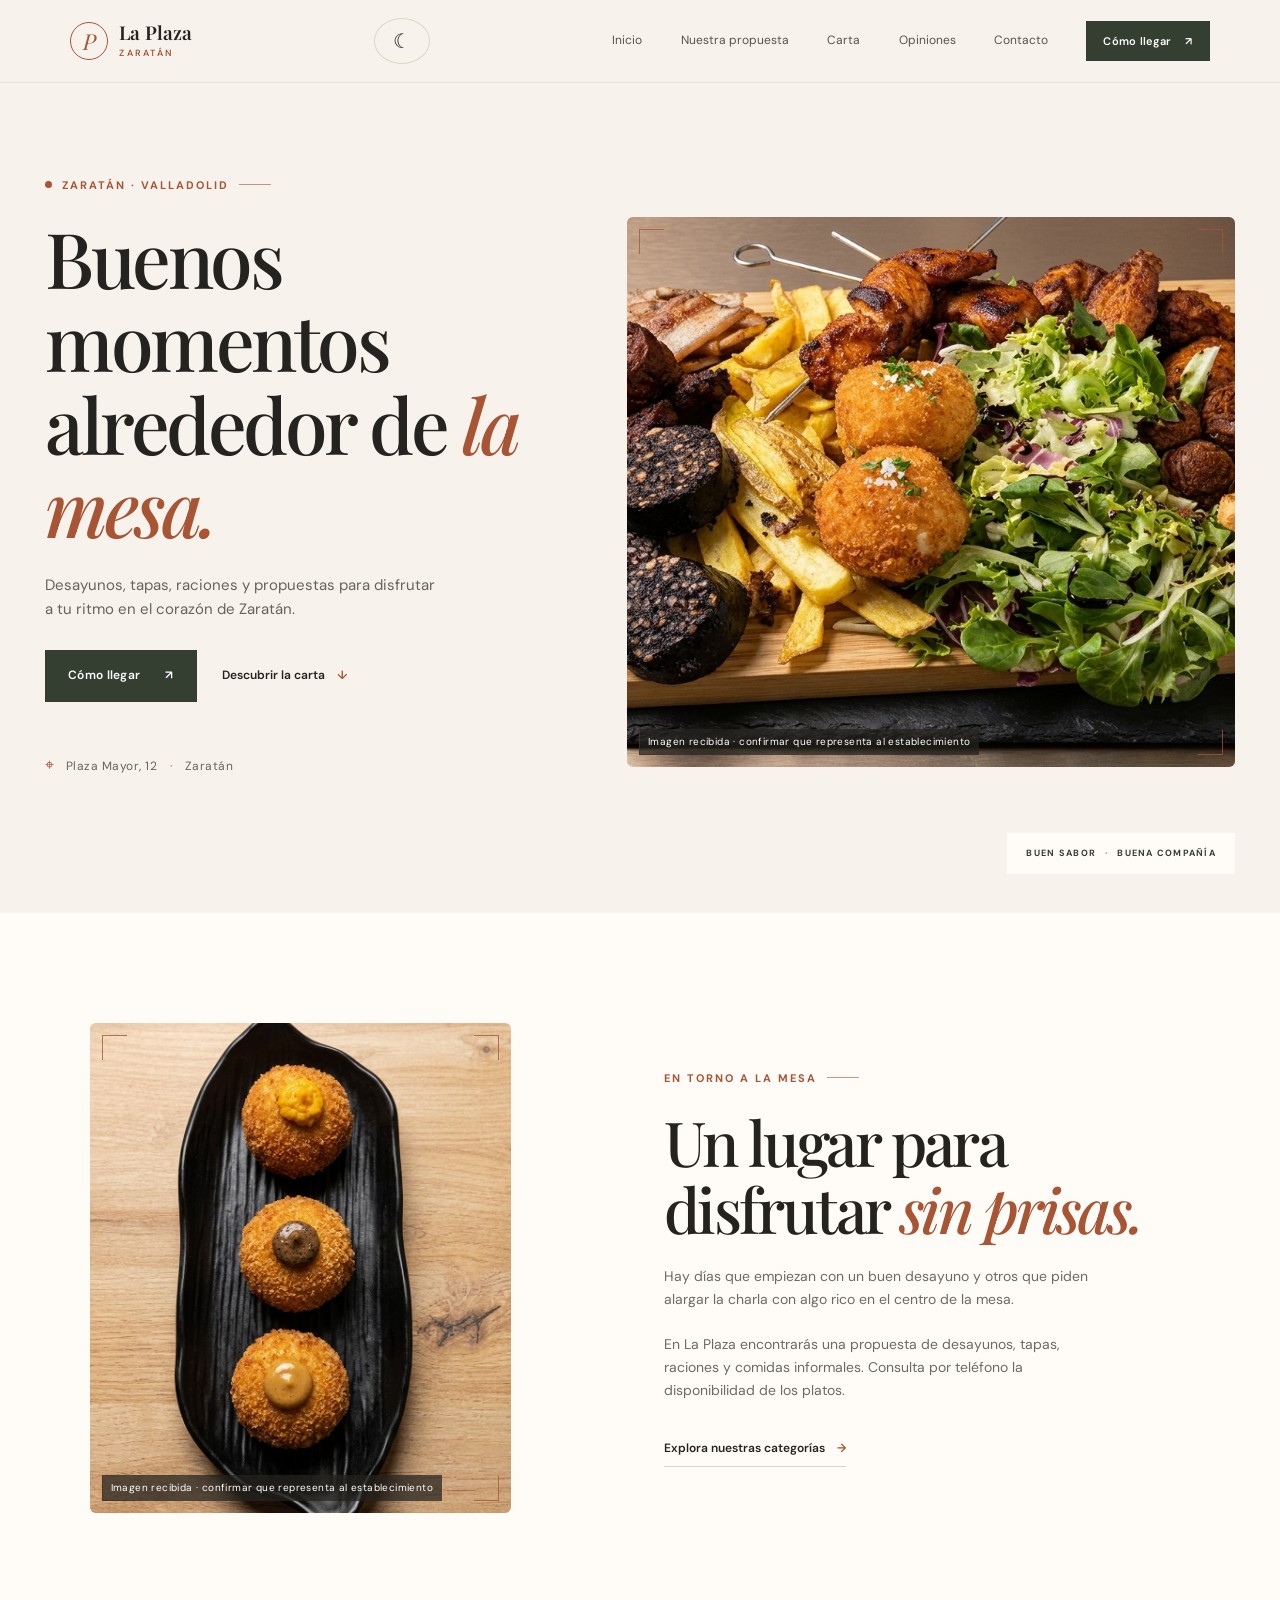
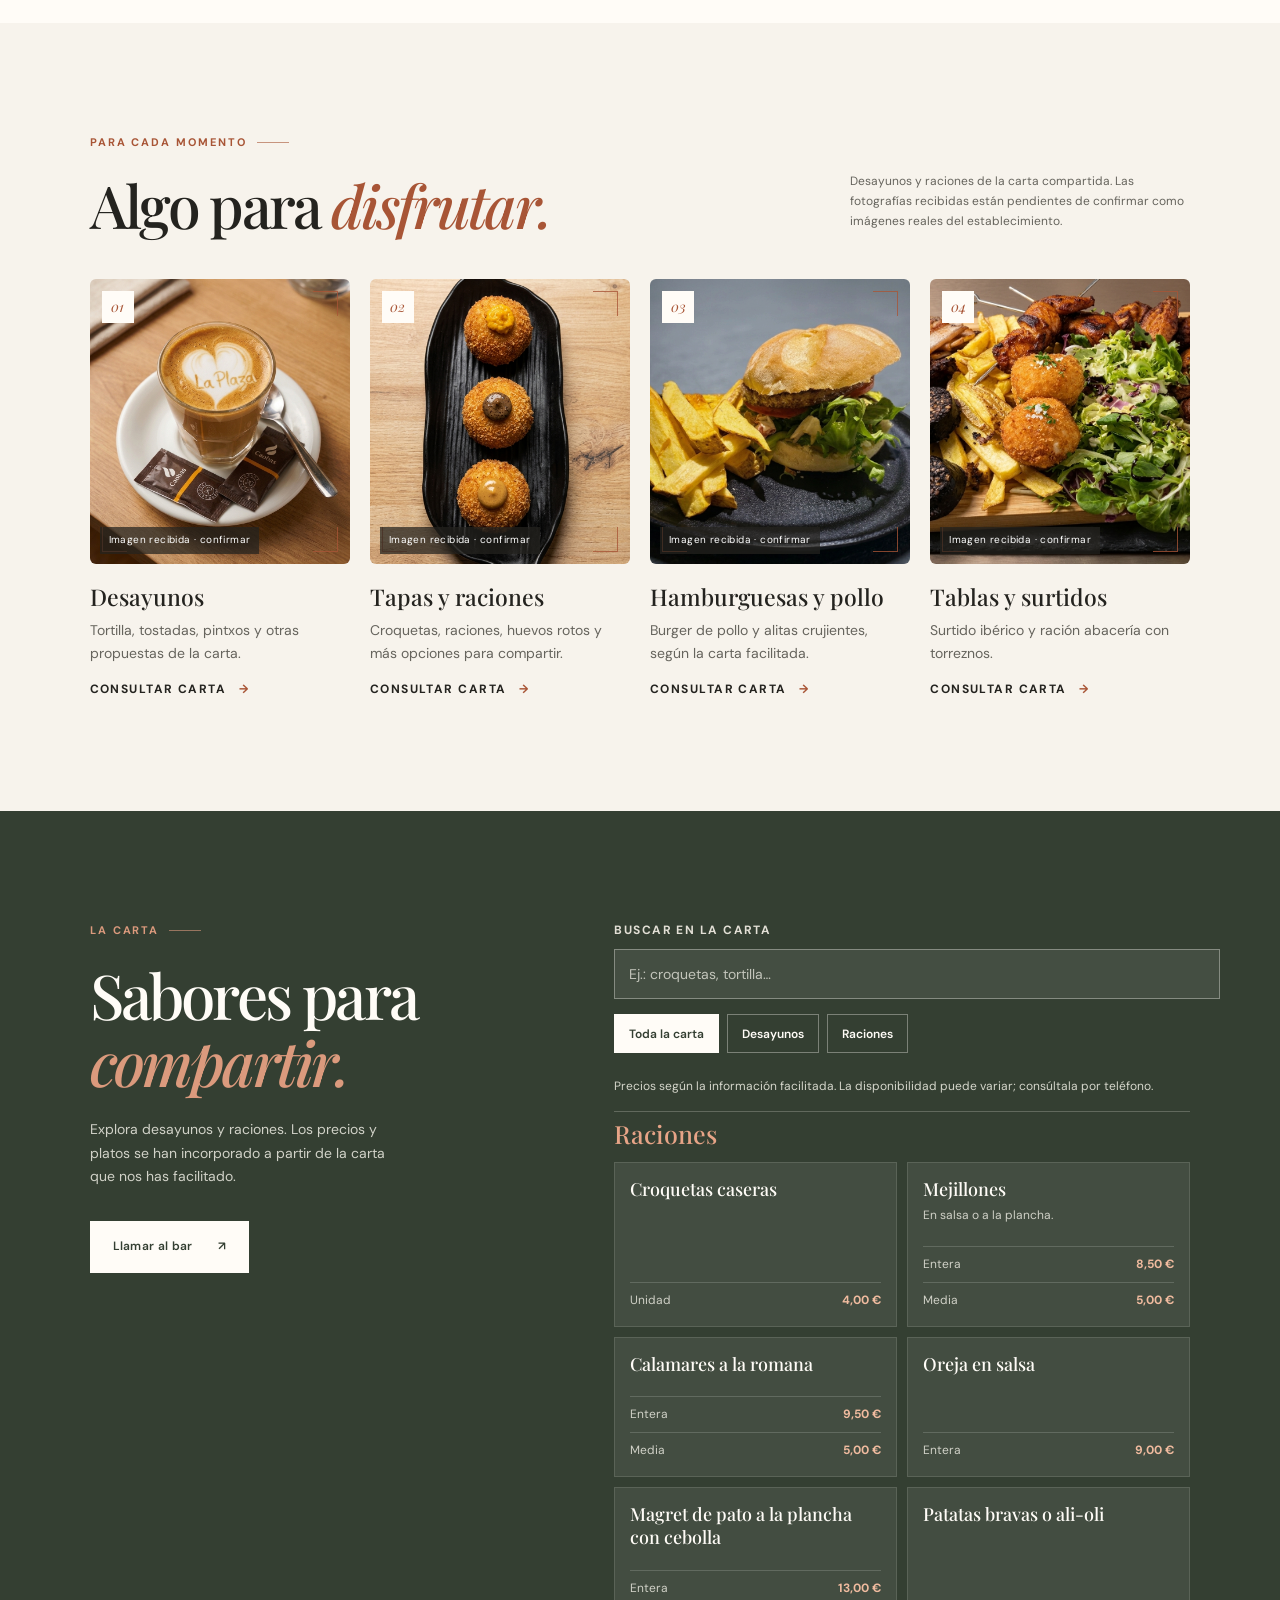
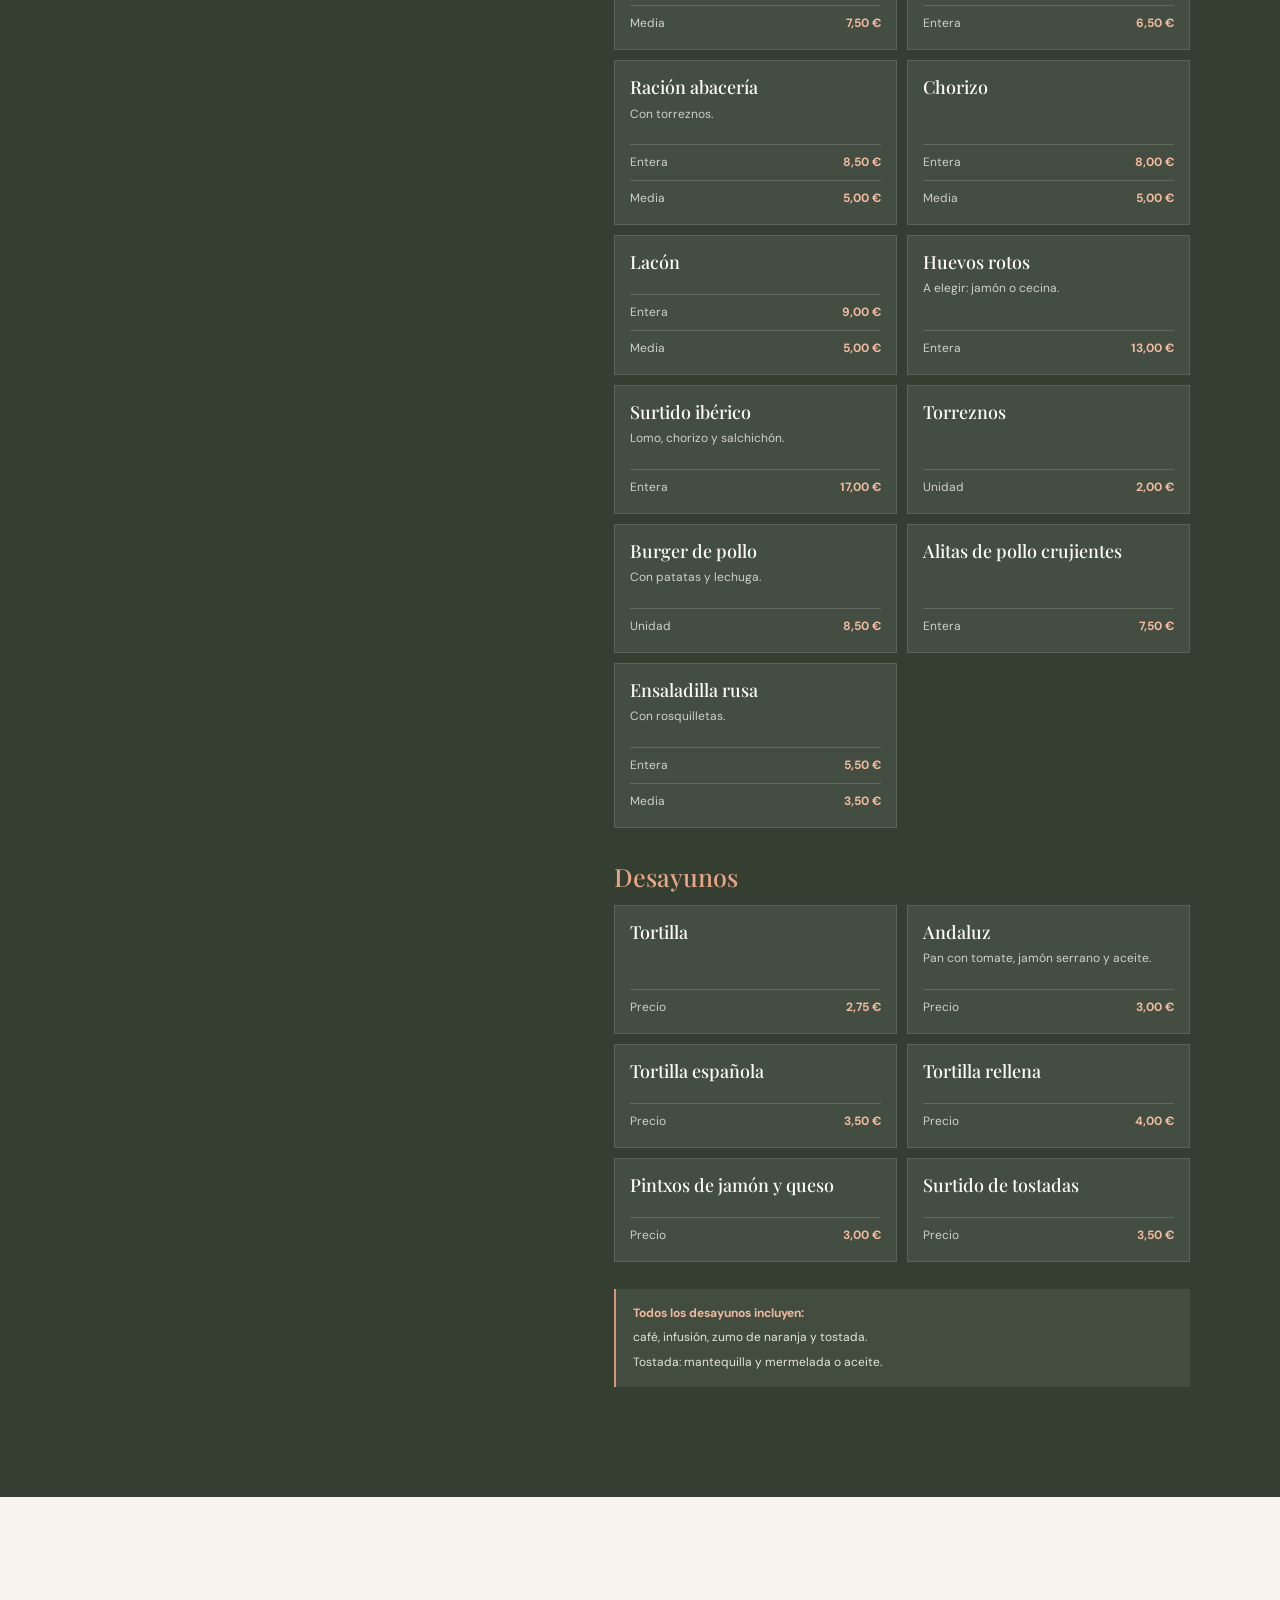
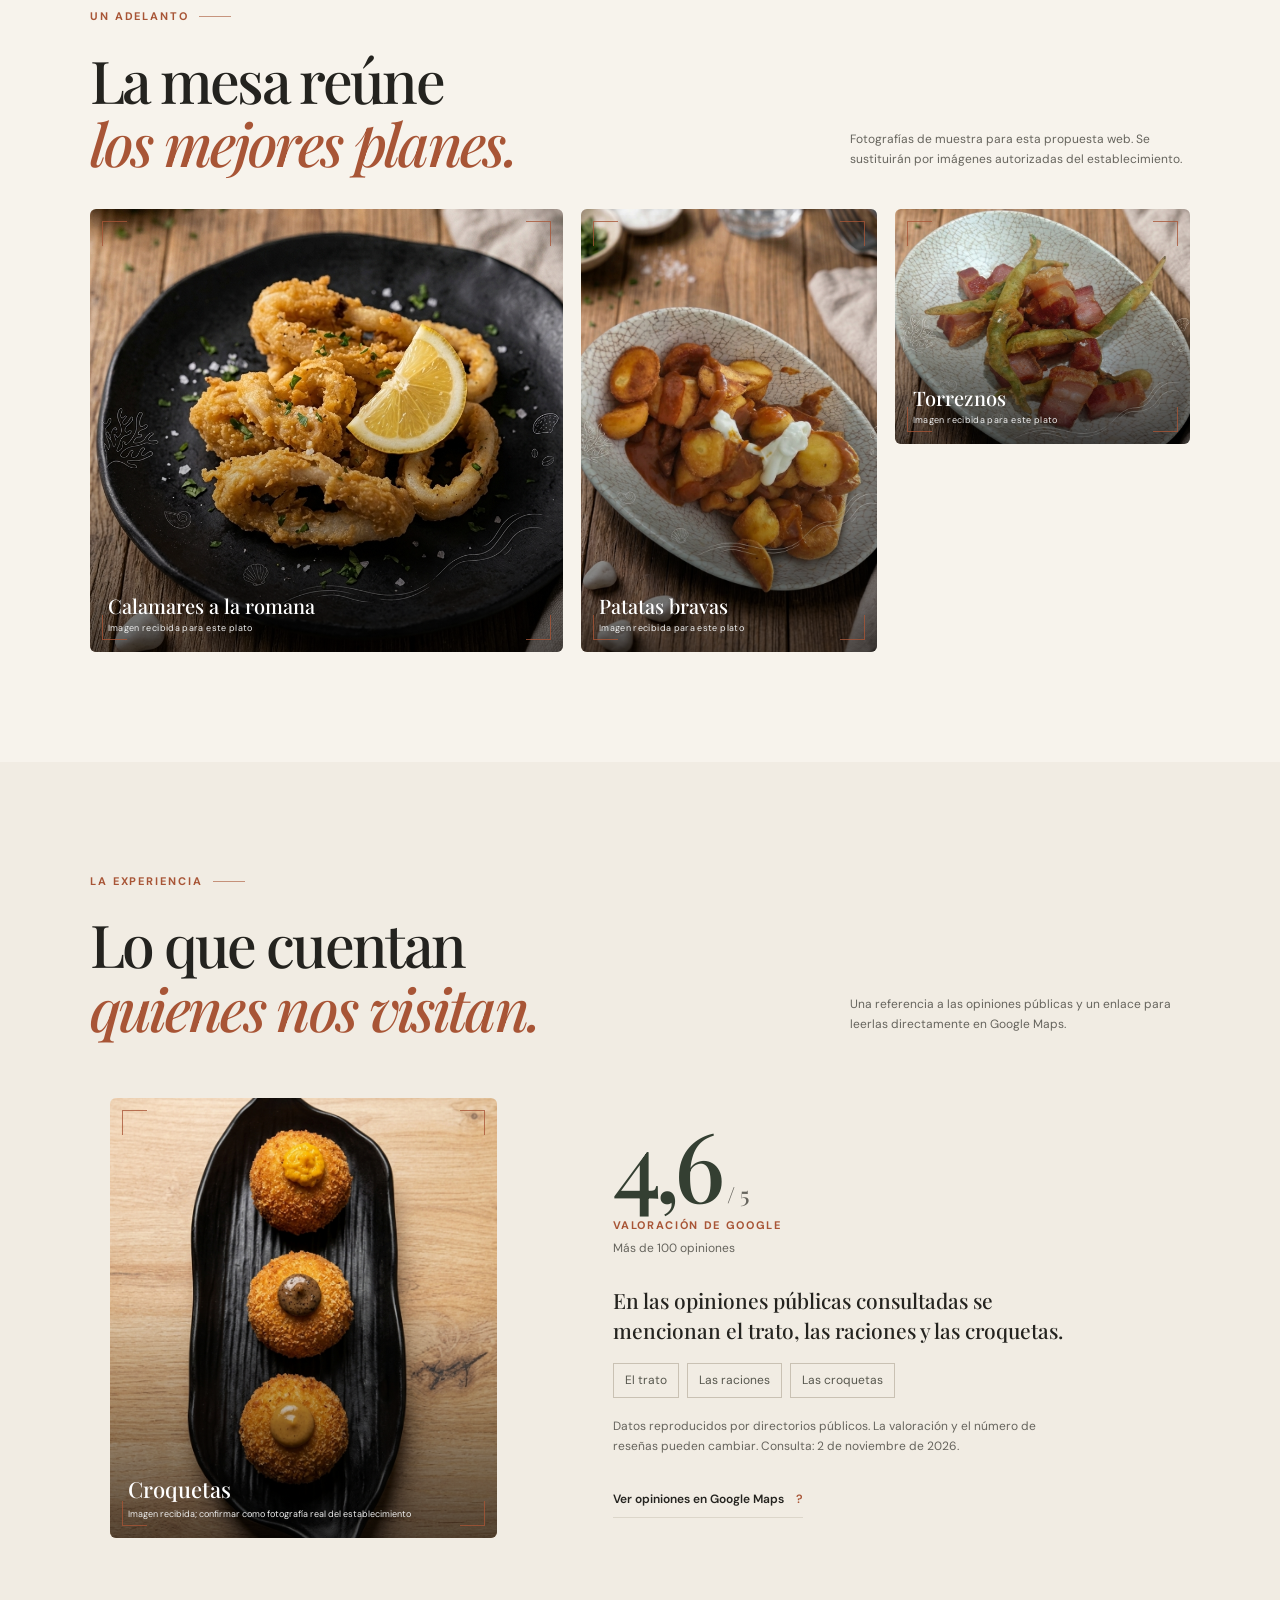
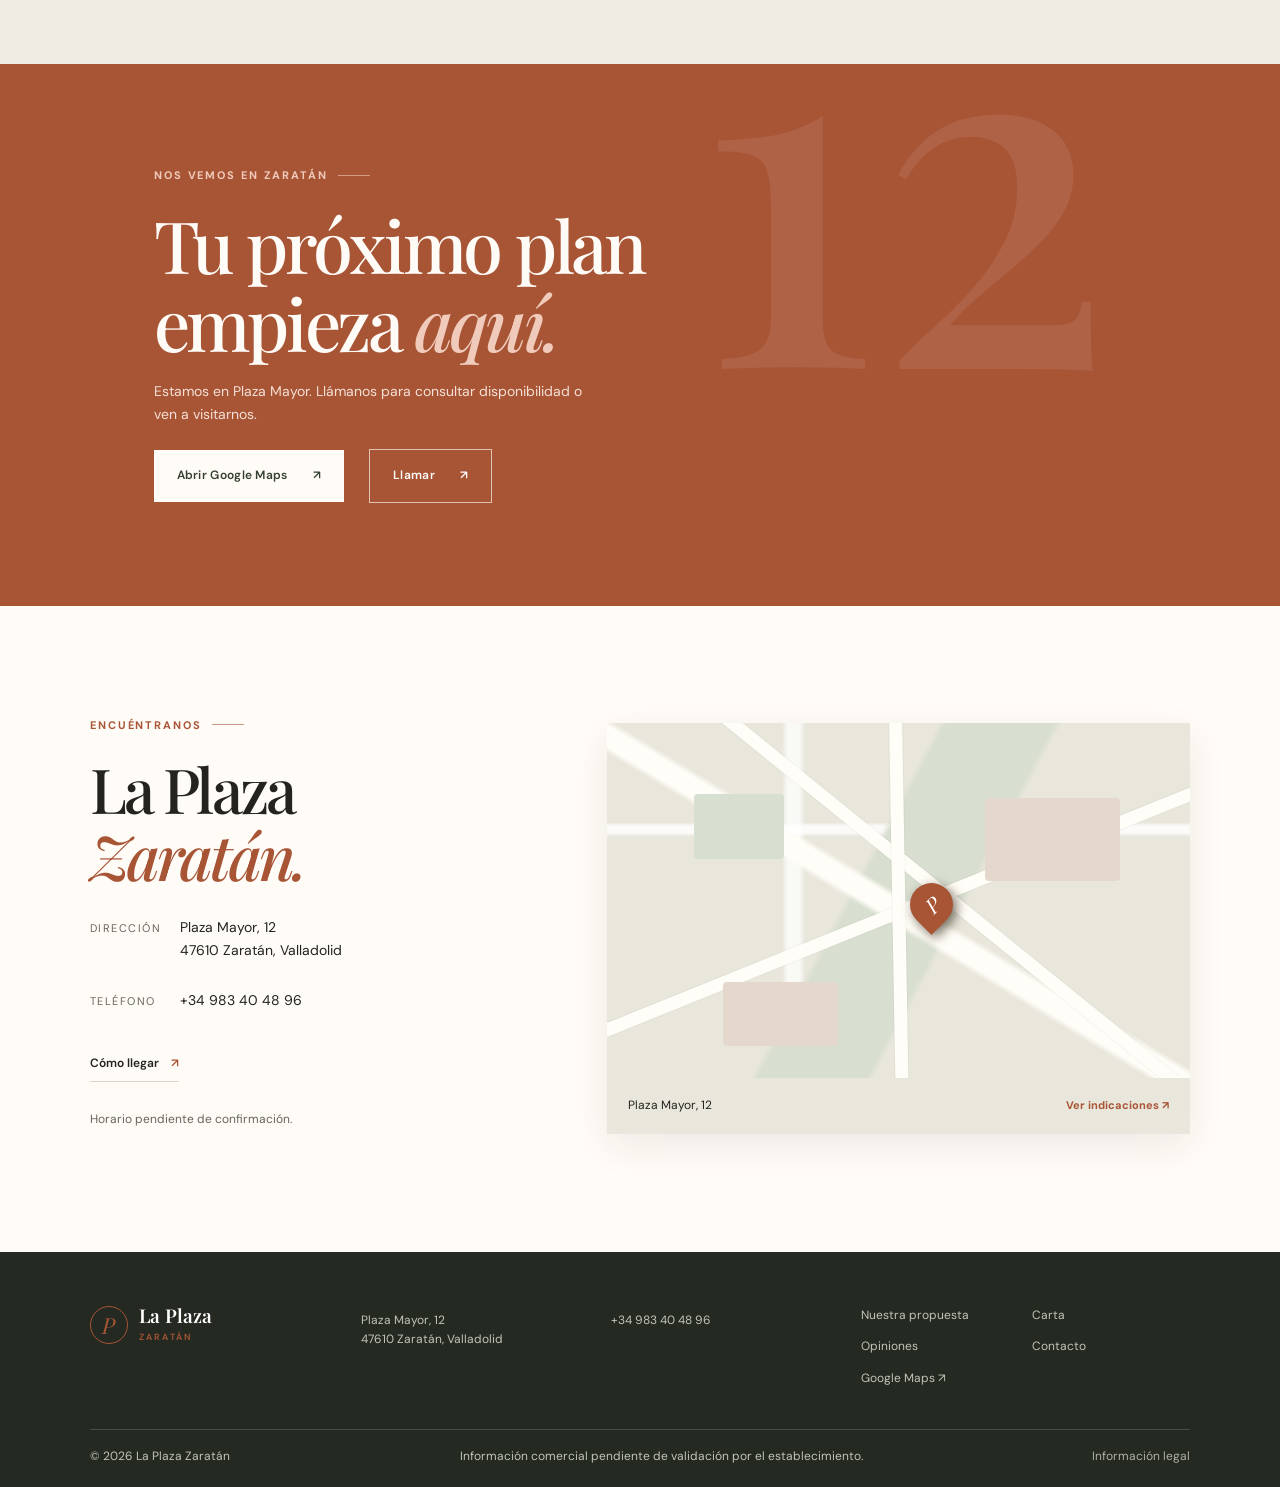
<file: index.html>
<!doctype html>
<html lang="es">
<head>
  <meta charset="utf-8">
  <meta name="viewport" content="width=device-width, initial-scale=1">
  <meta name="theme-color" content="#f7f3ec">
  <meta name="description" content="Desayunos, tapas, raciones y comidas informales en La Plaza Zaratán, en Plaza Mayor, 12. Consulta cómo llegar o llama al establecimiento.">
  <meta property="og:type" content="website">
  <meta property="og:title" content="La Plaza Zaratán · Buenos momentos alrededor de la mesa">
  <meta property="og:description" content="Desayunos, tapas, raciones y comidas informales en Zaratán, Valladolid.">
  <meta property="og:site_name" content="La Plaza Zaratán">
  <meta property="og:locale" content="es_ES">
  <title>La Plaza Zaratán Bar en Zaratán, Valladolid</title>
  <script>
    try {
      if (localStorage.getItem("plaza-zaratan-theme") === "dark") {
        document.documentElement.dataset.theme = "dark";
        const themeColor = document.querySelector('meta[name="theme-color"]');
        if (themeColor) themeColor.content = "#1d221e";
      }
    } catch {}
  </script>
  <link rel="icon" href="assets/icons/favicon.svg" type="image/svg+xml">
  <link rel="stylesheet" href="css/styles.css">
  <link rel="preconnect" href="https://fonts.googleapis.com">
  <link rel="preconnect" href="https://fonts.gstatic.com" crossorigin>
  <link href="https://fonts.googleapis.com/css2?family=DM+Sans:wght@400;500;600;700&family=Playfair+Display:ital,wght@0,500;0,600;0,700;1,500;1,600&display=swap" rel="stylesheet">
  <script src="js/config.js" defer></script>
  <script src="js/menu.js" defer></script>
  <script src="js/main.js" defer></script>
</head>
<body>
  <a class="skip-link" href="#contenido">Saltar al contenido</a>
  <header class="site-header">
    <a class="brand" href="#inicio" aria-label="La Plaza Zaratán, inicio"><span class="brand-mark" aria-hidden="true">P</span><span>La Plaza <small>ZARATÁN</small></span></a>
    <button class="theme-toggle" type="button" aria-label="Activar modo oscuro" aria-pressed="false" title="Activar modo oscuro"><span aria-hidden="true">&#9790;</span></button>
    <button class="menu-toggle" type="button" aria-expanded="false" aria-controls="primary-nav"><span class="menu-icon" aria-hidden="true"></span><span class="sr-only">Abrir menú</span></button>
    <nav id="primary-nav" class="primary-nav" aria-label="Navegación principal">
      <a href="#inicio">Inicio</a><a href="#propuesta">Nuestra propuesta</a><a href="#carta">Carta</a><a href="#opiniones">Opiniones</a><a href="#contacto">Contacto</a>
      <a class="button button-small nav-cta" data-maps href="https://maps.app.goo.gl/gjkBaA8sBipwwfZt8" target="_blank" rel="noopener">Cómo llegar <span aria-hidden="true">↗</span></a>
    </nav>
  </header>
  <main id="contenido">
    <section class="hero" id="inicio" aria-labelledby="hero-title">
      <div class="hero-copy"><p class="eyebrow"><span class="eyebrow-dot"></span>Zaratán · Valladolid</p>
        <h1 id="hero-title">Buenos momentos<br>alrededor de <em>la mesa.</em></h1>
        <p class="hero-intro">Desayunos, tapas, raciones y propuestas para disfrutar a tu ritmo en el corazón de Zaratán.</p>
        <div class="hero-actions"><a class="button" data-maps href="https://maps.app.goo.gl/gjkBaA8sBipwwfZt8" target="_blank" rel="noopener">Cómo llegar <span aria-hidden="true">↗</span></a><a class="text-link" href="#carta">Descubrir la carta <span aria-hidden="true">↓</span></a></div>
        <p class="hero-address"><span aria-hidden="true">⌖</span> Plaza Mayor, 12 <span class="dot-separator">·</span> Zaratán</p>
      </div>
      <div class="hero-image image-frame"><img src="assets/images/tabla-abaceria.jpg" alt="Tabla variada para compartir; imagen de referencia pendiente de confirmar" fetchpriority="high" decoding="async" width="1488" height="713"><span class="image-note">Imagen recibida · confirmar que representa al establecimiento</span></div>
      <div class="hero-stamp" aria-hidden="true"><span>BUEN SABOR</span><b>·</b><span>BUENA COMPAÑÍA</span></div>
    </section>
    <section class="intro section-pad" id="propuesta" aria-labelledby="intro-title">
      <div class="intro-image image-frame"><img src="assets/images/croquetas.jpg" alt="Croquetas servidas; imagen de referencia pendiente de confirmar" loading="lazy" decoding="async" width="896" height="1167"><span class="image-note">Imagen recibida · confirmar que representa al establecimiento</span></div>
      <div class="intro-copy"><p class="eyebrow">En torno a la mesa</p><h2 id="intro-title">Un lugar para<br>disfrutar <em>sin prisas.</em></h2><p>Hay días que empiezan con un buen desayuno y otros que piden alargar la charla con algo rico en el centro de la mesa.</p><p>En La Plaza encontrarás una propuesta de desayunos, tapas, raciones y comidas informales. Consulta por teléfono la disponibilidad de los platos.</p><a class="text-link underline-link" href="#carta">Explora nuestras categorías <span aria-hidden="true">→</span></a></div>
    </section>
    <section class="specialties section-pad" aria-labelledby="specialties-title">
      <div class="section-heading"><div><p class="eyebrow">Para cada momento</p><h2 id="specialties-title">Algo para <em>disfrutar.</em></h2></div><p>Desayunos y raciones de la carta compartida. Las fotografías recibidas están pendientes de confirmar como imágenes reales del establecimiento.</p></div>
      <div class="specialty-grid" id="specialty-grid"></div><noscript><p>La carta y las especialidades requieren JavaScript. Para consultar platos y disponibilidad, llama al <a href="tel:+34983404896">+34 983 40 48 96</a>.</p></noscript>
    </section>
    <section class="menu-section section-pad" id="carta" aria-labelledby="menu-title">
      <div class="menu-heading"><p class="eyebrow">La carta</p><h2 id="menu-title">Sabores para<br><em>compartir.</em></h2><p>Explora desayunos y raciones. Los precios y platos se han incorporado a partir de la carta que nos has facilitado.</p><a class="button button-light" data-phone href="tel:+34983404896">Llamar al bar <span aria-hidden="true">↗</span></a></div>
      <div class="menu-list-wrap">
        <div class="menu-tools"><label class="menu-search-label" for="menu-search">Buscar en la carta</label><input id="menu-search" class="menu-search" type="search" placeholder="Ej.: croquetas, tortilla…" autocomplete="off"><p id="menu-result-count" class="sr-only" role="status" aria-live="polite"></p><div class="menu-filters" role="group" aria-label="Filtrar carta"><button class="menu-filter is-active" type="button" data-filter="Todos" aria-pressed="true">Toda la carta</button><button class="menu-filter" type="button" data-filter="Desayunos" aria-pressed="false">Desayunos</button><button class="menu-filter" type="button" data-filter="Raciones" aria-pressed="false">Raciones</button></div></div>
        <p class="menu-disclaimer">Precios según la información facilitada. La disponibilidad puede variar; consúltala por teléfono.</p><div id="menu-list" class="menu-list"></div><noscript><p>La carta interactiva requiere JavaScript. Para consultar platos y disponibilidad, llama al <a href="tel:+34983404896">+34 983 40 48 96</a>.</p></noscript>
        <p class="breakfast-note"><strong>Todos los desayunos incluyen:</strong> café, infusión, zumo de naranja y tostada.<span>Tostada: mantequilla y mermelada o aceite.</span></p>
      </div>
    </section>
    <section class="gallery section-pad" aria-labelledby="gallery-title">
      <div class="section-heading gallery-heading"><div><p class="eyebrow">Un adelanto</p><h2 id="gallery-title">La mesa reúne<br><em>los mejores planes.</em></h2></div><p>Fotografías de muestra para esta propuesta web. Se sustituirán por imágenes autorizadas del establecimiento.</p></div>
      <div class="gallery-grid">
        <figure class="image-frame gallery-large"><img src="assets/images/calamares-romana.jpg" alt="Calamares a la romana, imagen recibida para este plato" loading="lazy" decoding="async" width="864" height="1208"><figcaption>Calamares a la romana <small>Imagen recibida para este plato</small></figcaption></figure>
        <figure class="image-frame gallery-tall"><img src="assets/images/patatas-bravas.jpg" alt="Patatas bravas, imagen recibida para este plato" loading="lazy" decoding="async" width="864" height="1208"><figcaption>Patatas bravas <small>Imagen recibida para este plato</small></figcaption></figure>
        <figure class="image-frame gallery-small"><img src="assets/images/torreznos.jpg" alt="Torreznos, imagen recibida para este plato" loading="lazy" decoding="async" width="864" height="1208"><figcaption>Torreznos <small>Imagen recibida para este plato</small></figcaption></figure>
      </div>
    </section>
    <section class="reviews section-pad" id="opiniones" aria-labelledby="reviews-title">
      <div class="section-heading reviews-heading"><div><p class="eyebrow">La experiencia</p><h2 id="reviews-title">Lo que cuentan<br><em>quienes nos visitan.</em></h2></div><p>Una referencia a las opiniones públicas y un enlace para leerlas directamente en Google Maps.</p></div>
      <div class="reviews-layout">
        <figure class="image-frame reviews-photo"><img src="assets/images/croquetas.jpg" alt="Croquetas, uno de los platos que aparece mencionado en reseñas públicas; imagen recibida" loading="lazy" decoding="async" width="896" height="1167"><figcaption>Croquetas <small>Imagen recibida; confirmar como fotografía real del establecimiento</small></figcaption></figure>
        <div class="reviews-content">
          <div class="review-score" role="group" aria-label="Valoración de Google: 4,6 sobre 5 y más de 100 opiniones"><span class="score-number" data-review-rating>4,6</span><span class="score-scale">/ 5</span><span class="score-label">Valoración de Google</span><span class="score-count" data-review-count>Más de 100 opiniones</span></div>
          <p class="reviews-summary">En las opiniones públicas consultadas se mencionan el trato, las raciones y las croquetas.</p>
          <ul class="review-topics" id="review-topics" aria-label="Temas mencionados en opiniones públicas"><li>El trato</li><li>Las raciones</li><li>Las croquetas</li></ul>
          <p class="review-source" data-review-source>Datos reproducidos por directorios públicos. La valoración y el número de reseñas pueden cambiar. Consulta: 2 de noviembre de 2026.</p>
          <a class="text-link underline-link" data-maps href="https://maps.app.goo.gl/gjkBaA8sBipwwfZt8" target="_blank" rel="noopener">Ver opiniones en Google Maps <span aria-hidden="true">?</span></a>
        </div>
      </div>
    </section>
    <section class="visit" aria-labelledby="visit-title"><div class="visit-inner"><p class="eyebrow">Nos vemos en Zaratán</p><h2 id="visit-title">Tu próximo plan<br>empieza <em>aquí.</em></h2><p>Estamos en Plaza Mayor. Llámanos para consultar disponibilidad o ven a visitarnos.</p><div class="hero-actions"><a class="button button-light" data-maps href="https://maps.app.goo.gl/gjkBaA8sBipwwfZt8" target="_blank" rel="noopener">Abrir Google Maps <span aria-hidden="true">↗</span></a><a class="button button-outline-light" data-phone href="tel:+34983404896">Llamar <span aria-hidden="true">↗</span></a></div></div><div class="visit-number" aria-hidden="true">12</div></section>
    <section class="contact section-pad" id="contacto" aria-labelledby="contact-title"><div class="contact-copy"><p class="eyebrow">Encuéntranos</p><h2 id="contact-title">La Plaza<br><em>Zaratán.</em></h2><div class="contact-detail"><span class="detail-label">Dirección</span><a data-address data-maps href="https://maps.app.goo.gl/gjkBaA8sBipwwfZt8" target="_blank" rel="noopener">Plaza Mayor, 12<br>47610 Zaratán, Valladolid</a></div><div class="contact-detail"><span class="detail-label">Teléfono</span><a data-phone href="tel:+34983404896">+34 983 40 48 96</a></div><a class="text-link underline-link" data-maps href="https://maps.app.goo.gl/gjkBaA8sBipwwfZt8" target="_blank" rel="noopener">Cómo llegar <span aria-hidden="true">↗</span></a><p class="hours-note">Horario pendiente de confirmación.</p></div><a class="map-card" data-maps href="https://maps.app.goo.gl/gjkBaA8sBipwwfZt8" target="_blank" rel="noopener" aria-label="Abrir ubicación de La Plaza Zaratán en Google Maps"><div class="map-art" aria-hidden="true"><span class="map-street street-one"></span><span class="map-street street-two"></span><span class="map-street street-three"></span><span class="map-block block-one"></span><span class="map-block block-two"></span><span class="map-block block-three"></span><span class="map-pin">P</span></div><span class="map-caption">Plaza Mayor, 12 <b>Ver indicaciones ↗</b></span></a></section>
  </main>
  <footer class="site-footer"><div class="footer-main"><a class="brand footer-brand" href="#inicio"><span class="brand-mark" aria-hidden="true">P</span><span>La Plaza <small>ZARATÁN</small></span></a><p>Plaza Mayor, 12<br>47610 Zaratán, Valladolid</p><a class="footer-phone" data-phone href="tel:+34983404896">+34 983 40 48 96</a><nav aria-label="Navegación de pie"><a href="#propuesta">Nuestra propuesta</a><a href="#carta">Carta</a><a href="#opiniones">Opiniones</a><a href="#contacto">Contacto</a><a data-maps href="https://maps.app.goo.gl/gjkBaA8sBipwwfZt8" target="_blank" rel="noopener">Google Maps ↗</a></nav></div><div class="footer-bottom"><span>© <span id="year"></span> La Plaza Zaratán</span><span>Información comercial pendiente de validación por el establecimiento.</span><a href="legal.html">Información legal</a></div></footer>
</body>
</html>
</file>
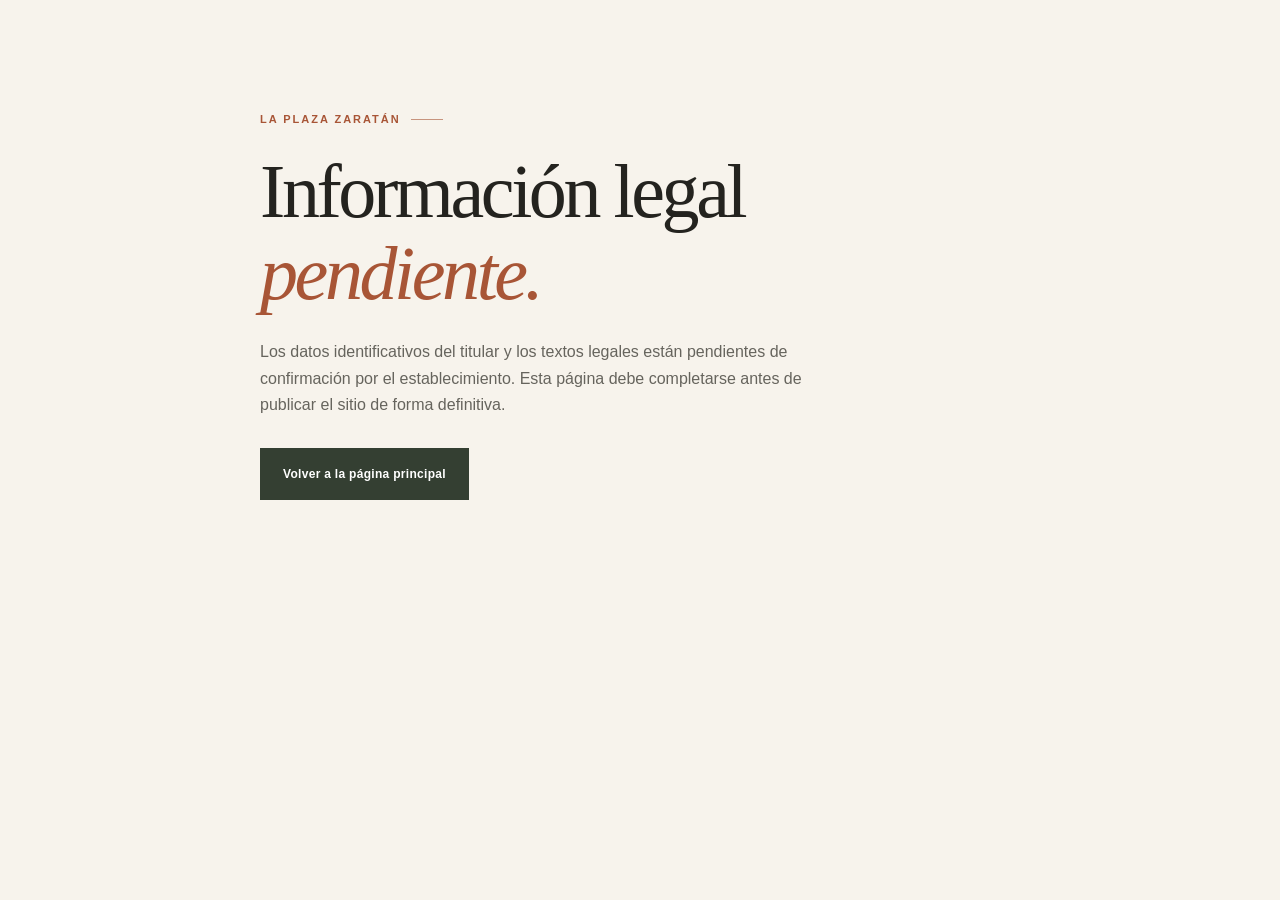
<file: legal.html>
<!doctype html><html lang="es"><head><meta charset="utf-8"><meta name="viewport" content="width=device-width,initial-scale=1"><meta name="robots" content="noindex"><title>Información legal pendiente · La Plaza Zaratán</title><link rel="stylesheet" href="css/styles.css"></head><body><a class="skip-link" href="#contenido">Saltar al contenido</a><main class="legal-page" id="contenido"><p class="eyebrow">La Plaza Zaratán</p><h1>Información legal<br><em>pendiente.</em></h1><p>Los datos identificativos del titular y los textos legales están pendientes de confirmación por el establecimiento. Esta página debe completarse antes de publicar el sitio de forma definitiva.</p><a class="button" href="index.html">Volver a la página principal</a></main></body></html>
</file>
<file: css/styles.css>
:root {
  --cream:#f7f3ec;
  --paper:#fffcf7;
  --olive:#343f32;
  --ink:#24231f;
  --terra:#a85536;
  --muted:#66645d;
  --line:#dcd6ca;
  --serif:'Playfair Display',Georgia,serif;
  --sans:'DM Sans',Arial,sans-serif;
  --content:1240px;
}
:root[data-theme="dark"] {
  color-scheme:dark;
  --cream:#1d221e;
  --paper:#292f29;
  --olive:#121812;
  --ink:#f0ede5;
  --terra:#b96848;
  --muted:#c2beb3;
  --line:#454b43;
}
* {
  box-sizing:border-box;
}
*,*::before,*::after {
  box-sizing:inherit;
}
html {
  scroll-behavior:smooth;
  scroll-padding-top:86px;
}
body {
  margin:0;
  background:var(--cream);
  color:var(--ink);
  font-family:var(--sans);
  font-size:16px;
  line-height:1.65;
}
img {
  display:block;
  width:100%;
  height:100%;
  object-fit:cover;
}
a {
  color:inherit;
}
.sr-only {
  position:absolute;
  width:1px;
  height:1px;
  padding:0;
  margin:-1px;
  overflow:hidden;
  clip:rect(0,0,0,0);
  white-space:nowrap;
  border:0;
}
.skip-link {
  position:fixed;
  z-index:20;
  top:8px;
  left:8px;
  padding:10px 16px;
  background:var(--olive);
  color:#fff;
  transform:translateY(-150%);
}
.skip-link:focus {
  transform:none;
}
:focus-visible {
  outline:3px solid var(--terra);
  outline-offset:4px;
}
.site-header {
  height:82px;
  padding:0 max(5.5vw,24px);
  display:flex;
  align-items:center;
  justify-content:space-between;
  background:var(--cream);
  position:sticky;
  top:0;
  z-index:10;
  border-bottom:1px solid rgba(52,63,50,.09);
}
.brand {
  display:flex;
  gap:11px;
  align-items:center;
  text-decoration:none;
  font-family:var(--serif);
  font-size:19px;
  font-weight:600;
  line-height:1.05;
}
.brand small {
  display:block;
  font:600 9px var(--sans);
  letter-spacing:.25em;
  margin-top:5px;
  color:var(--terra);
}
.brand-mark {
  width:36px;
  height:36px;
  border:1px solid var(--terra);
  border-radius:50%;
  display:grid;
  place-items:center;
  color:var(--terra);
  font:italic 22px var(--serif);
}
.primary-nav {
  display:flex;
  align-items:center;
  gap:clamp(20px,3vw,42px);
}
.primary-nav>a:not(.button) {
  font-size:12px;
  text-decoration:none;
  color:#55534d;
  transition:color .2s;
}
.primary-nav>a:not(.button):hover,.text-link:hover {
  color:var(--terra);
}
.button {
  min-height:52px;
  padding:0 23px;
  background:var(--olive);
  color:white;
  text-decoration:none;
  display:inline-flex;
  justify-content:center;
  align-items:center;
  gap:25px;
  font-size:12px;
  font-weight:600;
  letter-spacing:.025em;
  transition:background .2s,transform .2s;
}
.button:hover {
  background:#495848;
  transform:translateY(-2px);
}
.button-small {
  min-height:40px;
  padding:0 17px;
  font-size:11px;
  gap:14px;
}
.theme-toggle {
  width:42px;
  height:42px;
  flex:0 0 42px;
  display:grid;
  place-items:center;
  border:1px solid var(--line);
  border-radius:50%;
  background:transparent;
  color:var(--ink);
  cursor:pointer;
  font:20px/1 var(--sans);
  transition:background .2s,color .2s,border-color .2s;
}
.theme-toggle:hover {
  background:var(--paper);
  border-color:var(--terra);
}
.theme-toggle span {
  line-height:1;
}
.menu-toggle {
  display:none;
}
.hero {
  max-width:var(--content);
  margin:auto;
  min-height:670px;
  padding:74px 45px 86px;
  display:grid;
  grid-template-columns:.92fr 1.08fr;
  align-items:center;
  gap:5vw;
  position:relative;
}
.hero-copy {
  padding:0 0 30px;
  z-index:1;
}
.eyebrow {
  text-transform:uppercase;
  letter-spacing:.18em;
  font-size:11px;
  font-weight:700;
  color:var(--terra);
  margin:0 0 22px;
  display:flex;
  align-items:center;
  gap:10px;
}
.eyebrow::after {
  content:"";
  display:block;
  width:32px;
  height:1px;
  flex:0 0 32px;
  background:currentColor;
  opacity:.6;
}
.eyebrow-dot {
  width:7px;
  height:7px;
  border-radius:50%;
  background:var(--terra);
}
h1,h2 {
  font-family:var(--serif);
  font-weight:500;
  letter-spacing:-.045em;
  line-height:1.08;
  margin:0;
}
h1 {
  font-size:clamp(49px,6vw,79px);
}
h1 em,h2 em {
  font-weight:500;
  color:var(--terra);
}
.hero-intro {
  max-width:390px;
  margin:25px 0 28px;
  color:#65635c;
  font-size:15px;
}
.hero-actions {
  display:flex;
  gap:25px;
  align-items:center;
  flex-wrap:wrap;
}
.text-link {
  font-size:12px;
  font-weight:600;
  text-decoration:none;
  transition:color .2s;
}
.text-link span {
  margin-left:9px;
  color:var(--terra);
}
.hero-address {
  margin:50px 0 0;
  color:var(--muted);
  font-size:12px;
  letter-spacing:.04em;
}
.hero-address span:first-child {
  color:var(--terra);
  font-size:16px;
  margin-right:8px;
}
.dot-separator {
  padding:0 9px;
  color:var(--terra);
}
.image-frame {
  position:relative;
  overflow:hidden;
  background:#e1d7c8;
  border-radius:6px;
}
.image-note,
.specialty-number,
.gallery-grid figcaption,
.reviews-photo figcaption {
  z-index:3;
}
.image-frame::before {
  content:"";
  position:absolute;
  z-index:2;
  inset:12px;
  pointer-events:none;
  opacity:.78;
  background:
    linear-gradient(var(--terra),var(--terra)) left top / 25px 1px no-repeat,
    linear-gradient(var(--terra),var(--terra)) left top / 1px 25px no-repeat,
    linear-gradient(var(--terra),var(--terra)) right top / 25px 1px no-repeat,
    linear-gradient(var(--terra),var(--terra)) right top / 1px 25px no-repeat,
    linear-gradient(var(--terra),var(--terra)) left bottom / 25px 1px no-repeat,
    linear-gradient(var(--terra),var(--terra)) left bottom / 1px 25px no-repeat,
    linear-gradient(var(--terra),var(--terra)) right bottom / 25px 1px no-repeat,
    linear-gradient(var(--terra),var(--terra)) right bottom / 1px 25px no-repeat;
}
.hero-image {
  height:min(550px,49vw);
  min-height:430px;
}
.hero-image img {
  object-position:center;
}
.image-note {
  position:absolute;
  bottom:12px;
  left:12px;
  padding:5px 9px;
  background:rgba(36,35,31,.72);
  color:white;
  font-size:10px;
  letter-spacing:.04em;
}
.hero-stamp {
  position:absolute;
  bottom:39px;
  right:45px;
  background:var(--paper);
  padding:13px 19px;
  display:flex;
  gap:9px;
  align-items:center;
  font-size:9px;
  font-weight:700;
  letter-spacing:.14em;
  color:var(--olive);
}
.hero-stamp b {
  color:var(--terra);
}
.section-pad {
  padding:110px max(7vw,28px);
}
.intro {
  background:var(--paper);
  display:grid;
  grid-template-columns:minmax(270px,.8fr) 1fr;
  align-items:center;
  gap:12vw;
}
.intro-image {
  height:490px;
  max-width:430px;
  justify-self:center;
  width:100%;
}
.intro-copy {
  max-width:500px;
}
.intro-copy h2,.section-heading h2,.menu-heading h2,.contact h2 {
  font-size:clamp(43px,5vw,62px);
}
.intro-copy>p:not(.eyebrow) {
  font-size:14px;
  color:#6d6a63;
  max-width:430px;
  margin:22px 0;
}
.underline-link {
  display:inline-block;
  margin-top:15px;
  padding-bottom:7px;
  border-bottom:1px solid var(--line);
}
.specialties {
  max-width:1440px;
  margin:auto;
}
.section-heading {
  display:flex;
  align-items:end;
  justify-content:space-between;
  gap:40px;
  margin-bottom:42px;
}
.section-heading h2 {
  font-size:clamp(42px,5vw,59px);
}
.section-heading>p {
  max-width:340px;
  margin:0 0 5px;
  color:var(--muted);
  font-size:12px;
}
.specialty-grid {
  display:grid;
  grid-template-columns:repeat(4,1fr);
  gap:20px;
}
.specialty-card {
  min-width:0;
}
.specialty-photo {
  height:285px;
  position:relative;
}
.specialty-photo img {
  transition:transform .5s;
}
.specialty-card:hover .specialty-photo img {
  transform:scale(1.04);
}
.specialty-number {
  position:absolute;
  top:12px;
  left:12px;
  background:var(--paper);
  width:32px;
  height:32px;
  display:grid;
  place-items:center;
  font:italic 14px var(--serif);
  color:var(--terra);
}
.specialty-card h3 {
  font:500 23px var(--serif);
  margin:17px 0 7px;
}
.specialty-card p {
  font-size:14px;
  color:var(--muted);
  min-height:38px;
  margin:0 0 10px;
}
.specialty-card a {
  font-size:12px;
  text-transform:uppercase;
  letter-spacing:.12em;
  font-weight:700;
  text-decoration:none;
}
.specialty-card a span {
  color:var(--terra);
  margin-left:8px;
}
.menu-section {
  background:var(--olive);
  color:var(--paper);
  display:grid;
  grid-template-columns:.8fr 1.2fr;
  gap:11vw;
}
.menu-heading .eyebrow {
  color:#db9a7d;
}
.menu-heading h2 em {
  color:#db9a7d;
}
.menu-heading>p:not(.eyebrow) {
  max-width:300px;
  color:#d1d2c8;
  font-size:14px;
  margin:23px 0;
}
.button-light {
  background:var(--paper);
  color:var(--olive);
}
.button-light:hover {
  background:#eee9de;
}
.menu-heading .button {
  margin-top:10px;
}
.menu-disclaimer {
  font-size:12px;
  color:#d5d6cb;
  border-bottom:1px solid rgba(255,252,247,.22);
  padding-bottom:14px;
  margin:0 0 5px;
}
.gallery {
  max-width:1440px;
  margin:auto;
}
.gallery-heading {
  margin-bottom:34px;
}
.gallery-grid {
  display:grid;
  grid-template-columns:1.2fr .75fr .75fr;
  grid-template-rows:235px 190px;
  gap:18px;
}
.gallery-grid figure {
  margin:0;
  position:relative;
}
.gallery-large {
  grid-row:span 2;
}
.gallery-tall {
  grid-row:span 2;
}
.gallery-grid figure:after {
  content:"";
  position:absolute;
  inset:40% 0 0;
  background:linear-gradient(transparent,rgba(0,0,0,.62));
}
.gallery-grid figcaption {
  position:absolute;
  z-index:1;
  bottom:18px;
  left:18px;
  color:white;
  font:500 20px var(--serif);
}
.gallery-grid figcaption small {
  display:block;
  font:9px var(--sans);
  letter-spacing:.04em;
  margin-top:3px;
  color:#eee;
}
.visit {
  min-height:390px;
  background:var(--terra);
  color:var(--paper);
  padding:76px max(12vw,40px);
  position:relative;
  overflow:hidden;
  display:flex;
  align-items:center;
}
.visit-inner {
  position:relative;
  z-index:1;
}
.visit .eyebrow {
  color:#f0cbbb;
}
.visit h2 {
  font-size:clamp(48px,6vw,72px);
}
.visit h2 em {
  color:#f0cbbb;
}
.visit-inner>p:not(.eyebrow) {
  color:#f4e0d6;
  font-size:14px;
  max-width:430px;
  margin:18px 0 23px;
}
.button-outline-light {
  border:1px solid rgba(255,252,247,.65);
  background:transparent;
}
.button-outline-light:hover {
  background:rgba(255,255,255,.1);
}
.visit-number {
  position:absolute;
  right:13%;
  top:-110px;
  font:500 480px/.9 var(--serif);
  color:rgba(255,252,247,.08);
}
.contact {
  display:grid;
  grid-template-columns:.8fr 1.2fr;
  gap:10vw;
  align-items:center;
  background:var(--paper);
}
.contact-detail {
  display:grid;
  grid-template-columns:90px 1fr;
  margin:26px 0;
  align-items:start;
}
.detail-label {
  font-size:11px;
  text-transform:uppercase;
  letter-spacing:.14em;
  color:var(--muted);
  padding-top:3px;
}
.contact-detail a {
  font-size:14px;
  text-decoration:none;
  line-height:1.7;
}
.contact-detail a:hover {
  color:var(--terra);
}
.hours-note {
  font-size:12px;
  color:var(--muted);
  margin-top:28px;
}
.map-card {
  display:block;
  text-decoration:none;
  background:#e9e6dc;
  box-shadow:0 12px 35px rgba(36,35,31,.08);
}
.map-art {
  height:355px;
  position:relative;
  overflow:hidden;
  background-color:#e9e6dc;
  background-image:linear-gradient(31deg,transparent 46%,#fffdf7 47%,#fffdf7 50%,transparent 51%),linear-gradient(118deg,transparent 43%,#d8dfd0 44%,#d8dfd0 58%,transparent 59%),linear-gradient(90deg,transparent 30%,rgba(255,255,255,.75) 31%,rgba(255,255,255,.75) 33%,transparent 34%),linear-gradient(0deg,transparent 68%,rgba(255,255,255,.8) 69%,rgba(255,255,255,.8) 71%,transparent 72%);
}
.map-street {
  position:absolute;
  background:#fffdf7;
  height:13px;
  width:130%;
  left:-10%;
  transform:rotate(-22deg);
  top:48%;
  box-shadow:0 0 0 1px rgba(52,63,50,.04);
}
.street-two {
  transform:rotate(39deg);
  top:36%;
  left:-15%;
}
.street-three {
  transform:rotate(89deg);
  top:50%;
  left:0;
  width:100%;
}
.map-block {
  position:absolute;
  width:90px;
  height:65px;
  background:#d7dfd0;
  left:15%;
  top:20%;
  border-radius:4px;
}
.block-two {
  left:auto;
  right:12%;
  top:21%;
  width:135px;
  height:83px;
  background:#e3d8cb;
}
.block-three {
  left:20%;
  top:auto;
  bottom:9%;
  width:115px;
  height:64px;
  background:#e3d8cb;
}
.map-pin {
  position:absolute;
  top:45%;
  left:52%;
  width:43px;
  height:43px;
  border-radius:50% 50% 50% 0;
  transform:rotate(-45deg);
  background:var(--terra);
  color:white;
  display:grid;
  place-items:center;
  box-shadow:0 5px 12px #746c5e;
  font:italic 21px var(--serif);
}
.map-caption {
  display:flex;
  justify-content:space-between;
  padding:18px 21px;
  font-size:12px;
}
.map-caption b {
  color:var(--terra);
  font-size:11px;
}
.site-footer {
  background:#242a22;
  color:#efeee8;
  padding:54px max(7vw,28px) 20px;
}
.footer-main {
  display:grid;
  grid-template-columns:1.1fr 1fr 1fr 1.5fr;
  gap:30px;
  align-items:start;
  padding-bottom:40px;
}
.footer-brand {
  color:white;
  align-self:start;
}
.footer-main>p,.footer-phone {
  font-size:12px;
  color:#c2c4b9;
  margin:5px 0;
  text-decoration:none;
}
.footer-main nav {
  display:grid;
  grid-template-columns:1fr 1fr;
  gap:12px;
}
.footer-main nav a {
  font-size:12px;
  color:#c2c4b9;
  text-decoration:none;
}
.footer-main nav a:hover,.footer-phone:hover {
  color:#e2a086;
}
.footer-bottom {
  border-top:1px solid rgba(255,255,255,.16);
  padding-top:17px;
  display:flex;
  justify-content:space-between;
  gap:15px;
  color:#c2c4b9;
  font-size:12px;
}
.footer-bottom a {
  color:#aeb0a5;
  text-decoration:none;
}
.footer-bottom a:hover {
  color:#fff;
}
@media(max-width:760px) {
  .site-header {
    height:72px;
    padding:0 24px;
  }
  .menu-toggle {
    display:flex;
    width:44px;
    height:44px;
    border:0;
    background:transparent;
    align-items:center;
    justify-content:center;
    color:var(--ink);
    cursor:pointer;
  }
  .menu-icon,.menu-icon:before,.menu-icon:after {
    width:21px;
    height:1.5px;
    background:currentColor;
    display:block;
    position:relative;
    transition:transform .2s;
  }
  .menu-icon:before,.menu-icon:after {
    content:"";
    position:absolute;
    left:0;
  }
  .menu-icon:before {
    top:-7px;
  }
  .menu-icon:after {
    top:7px;
  }
  .menu-toggle[aria-expanded=true] .menu-icon {
    background:transparent;
  }
  .menu-toggle[aria-expanded=true] .menu-icon:before {
    top:0;
    transform:rotate(45deg);
  }
  .menu-toggle[aria-expanded=true] .menu-icon:after {
    top:0;
    transform:rotate(-45deg);
  }
  .primary-nav {
    position:absolute;
    top:72px;
    left:0;
    right:0;
    background:var(--paper);
    padding:10px 22px 24px;
    display:none;
    align-items:stretch;
    gap:0;
    box-shadow:0 12px 16px rgba(36,35,31,.08);
  }
  .primary-nav.is-open {
    display:flex;
    flex-direction:column;
  }
  .primary-nav>a:not(.button) {
    padding:13px 0;
    border-bottom:1px solid var(--line);
    font-size:13px;
  }
  .primary-nav .nav-cta {
    margin-top:15px;
  }
}
@media(max-width:900px) {
  .hero {
    padding-inline:30px;
    gap:4vw;
    min-height:590px;
  }
  .hero-image {
    min-height:380px;
  }
  .section-pad {
    padding:85px 6vw;
  }
  .intro {
    gap:8vw;
  }
  .specialty-grid {
    grid-template-columns:repeat(2,1fr);
    row-gap:30px;
  }
  .specialty-photo {
    height:300px;
  }
  .menu-section {
    gap:7vw;
  }
  .footer-main {
    grid-template-columns:1fr 1fr;
  }
  .gallery-grid {
    grid-template-rows:220px 170px;
  }
}
@media(max-width:640px) {
  html {
    scroll-padding-top:70px;
  }
  .site-header {
    height:68px;
    padding:0 20px;
  }
  .brand {
    font-size:17px;
  }
  .brand-mark {
    width:32px;
    height:32px;
  }
  .menu-toggle {
    display:flex;
    width:44px;
    height:44px;
    border:0;
    background:transparent;
    align-items:center;
    justify-content:center;
    color:var(--ink);
    cursor:pointer;
  }
  .menu-icon,.menu-icon:before,.menu-icon:after {
    width:21px;
    height:1.5px;
    background:currentColor;
    display:block;
    position:relative;
    transition:transform .2s;
  }
  .menu-icon:before,.menu-icon:after {
    content:"";
    position:absolute;
    left:0;
  }
  .menu-icon:before {
    top:-7px;
  }
  .menu-icon:after {
    top:7px;
  }
  .menu-toggle[aria-expanded=true] .menu-icon {
    background:transparent;
  }
  .menu-toggle[aria-expanded=true] .menu-icon:before {
    top:0;
    transform:rotate(45deg);
  }
  .menu-toggle[aria-expanded=true] .menu-icon:after {
    top:0;
    transform:rotate(-45deg);
  }
  .primary-nav {
    position:absolute;
    top:68px;
    left:0;
    right:0;
    background:var(--paper);
    padding:10px 22px 24px;
    display:none;
    align-items:stretch;
    gap:0;
    box-shadow:0 12px 16px rgba(36,35,31,.08);
  }
  .primary-nav.is-open {
    display:flex;
    flex-direction:column;
  }
  .primary-nav>a:not(.button) {
    padding:13px 0;
    border-bottom:1px solid var(--line);
    font-size:13px;
  }
  .primary-nav .nav-cta {
    margin-top:15px;
  }
  .hero {
    display:flex;
    flex-direction:column;
    align-items:stretch;
    padding:55px 22px 56px;
    gap:25px;
    min-height:0;
  }
  .hero-copy {
    padding:0;
  }
  .eyebrow {
    font-size:11px;
    margin-bottom:17px;
  }
  .hero h1 {
    font-size:clamp(45px,12vw,63px);
  }
  .hero-intro {
    font-size:13px;
    margin:19px 0 22px;
  }
  .hero-actions {
    gap:18px;
  }
  .button {
    min-height:49px;
    padding:0 18px;
    gap:16px;
  }
  .hero-address {
    margin-top:28px;
  }
  .hero-image {
    height:370px;
    min-height:0;
  }
  .hero-stamp {
    bottom:35px;
    right:22px;
    padding:10px 13px;
    font-size:9px;
  }
  .section-pad {
    padding:70px 22px;
  }
  .intro {
    display:flex;
    flex-direction:column;
    gap:38px;
    align-items:stretch;
  }
  .intro-image {
    height:370px;
    max-width:none;
    width:88%;
    margin-right:auto;
  }
  .intro-copy h2,.section-heading h2,.menu-heading h2,.contact h2 {
    font-size:46px;
  }
  .intro-copy>p:not(.eyebrow) {
    font-size:14px;
  }
  .section-heading {
    display:block;
    margin-bottom:28px;
  }
  .section-heading>p {
    margin-top:15px;
  }
  .specialty-grid {
    gap:28px 14px;
  }
  .specialty-photo {
    height:220px;
  }
  .specialty-card h3 {
    font-size:20px;
    margin-top:12px;
  }
  .specialty-card p {
    font-size:12px;
    min-height:52px;
  }
  .menu-section {
    display:block;
  }
  .menu-list-wrap {
    margin-top:42px;
  }
  .gallery-grid {
    grid-template-columns:1fr 1fr;
    grid-template-rows:220px 220px 170px;
    gap:12px;
  }
  .gallery-large {
    grid-column:span 2;
    grid-row:auto;
  }
  .gallery-tall {
    grid-row:span 2;
  }
  .gallery-small {
    grid-row:span 1;
  }
  .gallery-grid figcaption {
    font-size:16px;
    left:12px;
    bottom:12px;
  }
  .visit {
    padding:65px 24px;
    min-height:365px;
  }
  .visit-number {
    font-size:320px;
    right:-55px;
    top:10px;
  }
  .visit h2 {
    font-size:53px;
  }
  .visit-inner>p:not(.eyebrow) {
    font-size:14px;
  }
  .visit .hero-actions {
    gap:11px;
  }
  .contact {
    display:flex;
    flex-direction:column;
    align-items:stretch;
    gap:32px;
  }
  .contact-detail {
    grid-template-columns:78px 1fr;
    margin:22px 0;
  }
  .map-art {
    height:260px;
  }
  .map-caption {
    padding:15px;
    font-size:12px;
  }
  .footer-main {
    grid-template-columns:1fr 1fr;
    gap:25px 12px;
  }
  .footer-main nav {
    grid-column:span 2;
  }
  .footer-bottom {
    flex-wrap:wrap;
    line-height:1.6;
  }
  .footer-bottom span:nth-child(2) {
    order:3;
    width:100%;
  }
}
@media(max-width:370px) {
  .hero h1 {
    font-size:42px;
  }
  .hero-image {
    height:315px;
  }
  .specialty-photo {
    height:180px;
  }
  .specialty-card h3 {
    font-size:18px;
  }
  .specialty-card p {
    min-height:60px;
  }
  .visit .button {
    font-size:10px;
    padding:0 12px;
  }
  .footer-main {
    grid-template-columns:1fr;
  }
  .footer-main nav {
    grid-column:auto;
  }
}
@media(prefers-reduced-motion:reduce) {
  *,*::before,*::after {
    scroll-behavior:auto!important;
    transition:none!important;
    animation:none!important;
  }
}
.menu-empty {
  max-width:460px;
  padding:19px 0;
  color:#e1e1d8;
  font-size:13px;
}
.legal-page {
  max-width:760px;
  min-height:75vh;
  margin:auto;
  padding:110px 28px;
}
.legal-page h1 {
  font-size:clamp(48px,7vw,76px);
}
.legal-page>p:not(.eyebrow) {
  max-width:580px;
  color:var(--muted);
  margin:25px 0 30px;
}
.menu-tools {
  margin-bottom:24px;
}
.menu-search-label {
  display:block;
  color:#e2dfd5;
  font-size:12px;
  font-weight:700;
  letter-spacing:.12em;
  text-transform:uppercase;
  margin-bottom:8px;
}
.menu-search {
  width:100%;
  min-height:48px;
  padding:0 14px;
  border:1px solid rgba(255,252,247,.35);
  background:rgba(255,252,247,.08);
  color:var(--paper);
  font:14px var(--sans);
}
.menu-search::placeholder {
  color:#c3c5bb;
}
.menu-search:focus {
  outline-color:#e0a287;
}
.menu-filters {
  display:flex;
  gap:8px;
  flex-wrap:wrap;
  margin-top:15px;
}
.menu-filter {
  min-height:37px;
  padding:0 14px;
  border:1px solid rgba(255,252,247,.35);
  background:transparent;
  color:var(--paper);
  font:600 12px var(--sans);
  cursor:pointer;
  transition:background .2s,color .2s;
}
.menu-filter:hover,.menu-filter.is-active {
  background:var(--paper);
  color:var(--olive);
}
.menu-group+.menu-group {
  margin-top:32px;
}
.menu-group-title {
  font:500 25px var(--serif);
  color:#e7a487;
  margin:0 0 12px;
}
.menu-items-grid {
  display:grid;
  grid-template-columns:repeat(2,minmax(0,1fr));
  gap:10px;
}
.menu-card {
  min-width:0;
  overflow:hidden;
  background:rgba(255,252,247,.075);
  border:1px solid rgba(255,252,247,.12);
  display:flex;
  flex-direction:column;
}
.menu-card-body {
  display:flex;
  flex:1;
  flex-direction:column;
  padding:15px;
}
.menu-card h4 {
  font:500 18px/1.3 var(--serif);
  color:var(--paper);
  margin:0;
}
.menu-card-description {
  color:#d0d1c7;
  font-size:12px;
  margin:5px 0 0;
}
.menu-prices {
  margin-top:auto;
  padding-top:13px;
}
.menu-price-line {
  display:flex;
  justify-content:space-between;
  gap:12px;
  border-top:1px solid rgba(255,252,247,.16);
  padding:8px 0 0;
  margin-top:7px;
  color:#d0d1c7;
  font-size:12px;
}
.menu-price-line strong {
  color:#f0bb9f;
  font-size:12px;
  white-space:nowrap;
}
.breakfast-note {
  margin:27px 0 0;
  padding:15px 17px;
  border-left:2px solid #d89578;
  background:rgba(255,252,247,.07);
  color:#e7e4da;
  font-size:12px;
}
.breakfast-note strong {
  display:block;
  color:#f1b99e;
  margin-bottom:4px;
}
.specialty-photo .image-note {
  bottom:10px;
  left:10px;
  font-size:10px;
}
@media(max-width:640px) {
  .menu-items-grid {
    grid-template-columns:1fr;
  }
  .menu-card {
    min-height:0;
  }
  .menu-card-body {
    padding:12px;
  }
  .menu-card h4 {
    font-size:17px;
  }
  .menu-price-line {
    font-size:12px;
  }
  .menu-price-line strong {
    font-size:12px;
  }
  .menu-group-title {
    font-size:23px;
  }
  .menu-filters {
    gap:6px;
  }
  .menu-filter {
    padding:0 10px;
    font-size:13px;
  }
  .menu-search {
    font-size:14px;
  }
}
.reviews {
  background:#f1ece3;
}
.reviews-layout {
  max-width:1060px;
  margin:0 auto;
  display:grid;
  grid-template-columns:.82fr 1.18fr;
  align-items:center;
  gap:clamp(35px,9vw,120px);
}
.reviews-photo {
  height:440px;
  margin:0;
  max-width:420px;
  width:100%;
  position:relative;
}
.reviews-photo:after {
  content:"";
  position:absolute;
  inset:45% 0 0;
  background:linear-gradient(transparent,rgba(0,0,0,.6));
}
.reviews-photo figcaption {
  position:absolute;
  z-index:1;
  bottom:18px;
  left:18px;
  color:white;
  font:500 22px var(--serif);
}
.reviews-photo figcaption small {
  display:block;
  font:9px var(--sans);
  margin-top:4px;
  color:#eee;
}
.reviews-content {
  padding:36px 0;
}
.review-score {
  display:grid;
  grid-template-columns:auto auto 1fr;
  align-items:baseline;
  column-gap:8px;
}
.score-number {
  font:500 clamp(66px,8vw,96px)/.95 var(--serif);
  letter-spacing:-.06em;
  color:var(--olive);
}
.score-scale {
  font:500 22px var(--serif);
  color:var(--muted);
}
.score-label {
  grid-column:1/-1;
  text-transform:uppercase;
  letter-spacing:.15em;
  font-size:11px;
  color:var(--terra);
  font-weight:700;
  margin-top:7px;
}
.score-count {
  grid-column:1/-1;
  color:var(--muted);
  font-size:12px;
  margin-top:5px;
}
.reviews-summary {
  font:500 21px/1.45 var(--serif);
  max-width:450px;
  margin:26px 0 17px;
}
.review-topics {
  list-style:none;
  margin:0;
  padding:0;
  display:flex;
  gap:8px;
  flex-wrap:wrap;
}
.review-topics li {
  border:1px solid #c9c1b3;
  padding:7px 11px;
  font-size:12px;
  color:#56564d;
}
.review-source {
  max-width:450px;
  margin:19px 0;
  color:var(--muted);
  font-size:12px;
  line-height:1.6;
}
.reviews-content .button {
  margin-top:4px;
}
@media(max-width:640px) {
  .reviews-layout {
    grid-template-columns:1fr;
    gap:22px;
  }
  .reviews-photo {
    height:320px;
    max-width:none;
    width:88%;
  }
  .reviews-content {
    padding:12px 0 0;
  }
  .score-number {
    font-size:76px;
  }
  .reviews-summary {
    font-size:19px;
    margin:20px 0 14px;
  }
  .review-topics li {
    font-size:12px;
    padding:7px 9px;
  }
}
.breakfast-note span {
  display:block;
  margin-top:5px;
}
.image-unavailable img {
  visibility:hidden;
}
.image-unavailable::after {
  content:"Imagen no disponible";
  position:absolute;
  inset:50% auto auto 50%;
  transform:translate(-50%,-50%);
  color:var(--muted);
  font-size:12px;
  text-align:center;
}


:root[data-theme="dark"] .primary-nav>a:not(.button) {
  color:var(--ink);
}
:root[data-theme="dark"] .hero-intro,
:root[data-theme="dark"] .intro-copy>p:not(.eyebrow) {
  color:#d0d0c7;
}
:root[data-theme="dark"] .intro,
:root[data-theme="dark"] .contact,
:root[data-theme="dark"] .reviews {
  background:var(--paper);
}
:root[data-theme="dark"] .map-card {
  background:#252b25;
}
:root[data-theme="dark"] .map-art {
  background-color:#303830;
  background-image:linear-gradient(31deg,transparent 46%,#586057 47%,#586057 50%,transparent 51%),linear-gradient(118deg,transparent 43%,#364239 44%,#364239 58%,transparent 59%),linear-gradient(90deg,transparent 30%,rgba(89,96,85,.8) 31%,rgba(89,96,85,.8) 33%,transparent 34%),linear-gradient(0deg,transparent 68%,rgba(89,96,85,.8) 69%,rgba(89,96,85,.8) 71%,transparent 72%);
}
:root[data-theme="dark"] .map-street {
  background:#646a60;
}
:root[data-theme="dark"] .map-block {
  background:#39463c;
}
:root[data-theme="dark"] .block-two,
:root[data-theme="dark"] .block-three {
  background:#48413a;
}
:root[data-theme="dark"] .button-light {
  background:#f2eee4;
  color:#253025;
}
:root[data-theme="dark"] .button-light:hover {
  background:#fffaf0;
}
:root[data-theme="dark"] .reviews-photo {
  background:#303830;
}
:root[data-theme="dark"] .review-topics li {
  border-color:#66675d;
  color:#e2ded4;
}
:root[data-theme="dark"] .menu-card-description,
:root[data-theme="dark"] .menu-price-line {
  color:#deddd4;
}
:root[data-theme="dark"] .visit {
  color:#fff4e8;
}
:root[data-theme="dark"] .score-number {
  color:#f0ede5;
}
:root[data-theme="dark"] .map-pin {
  color:#fff;
}
</file>
